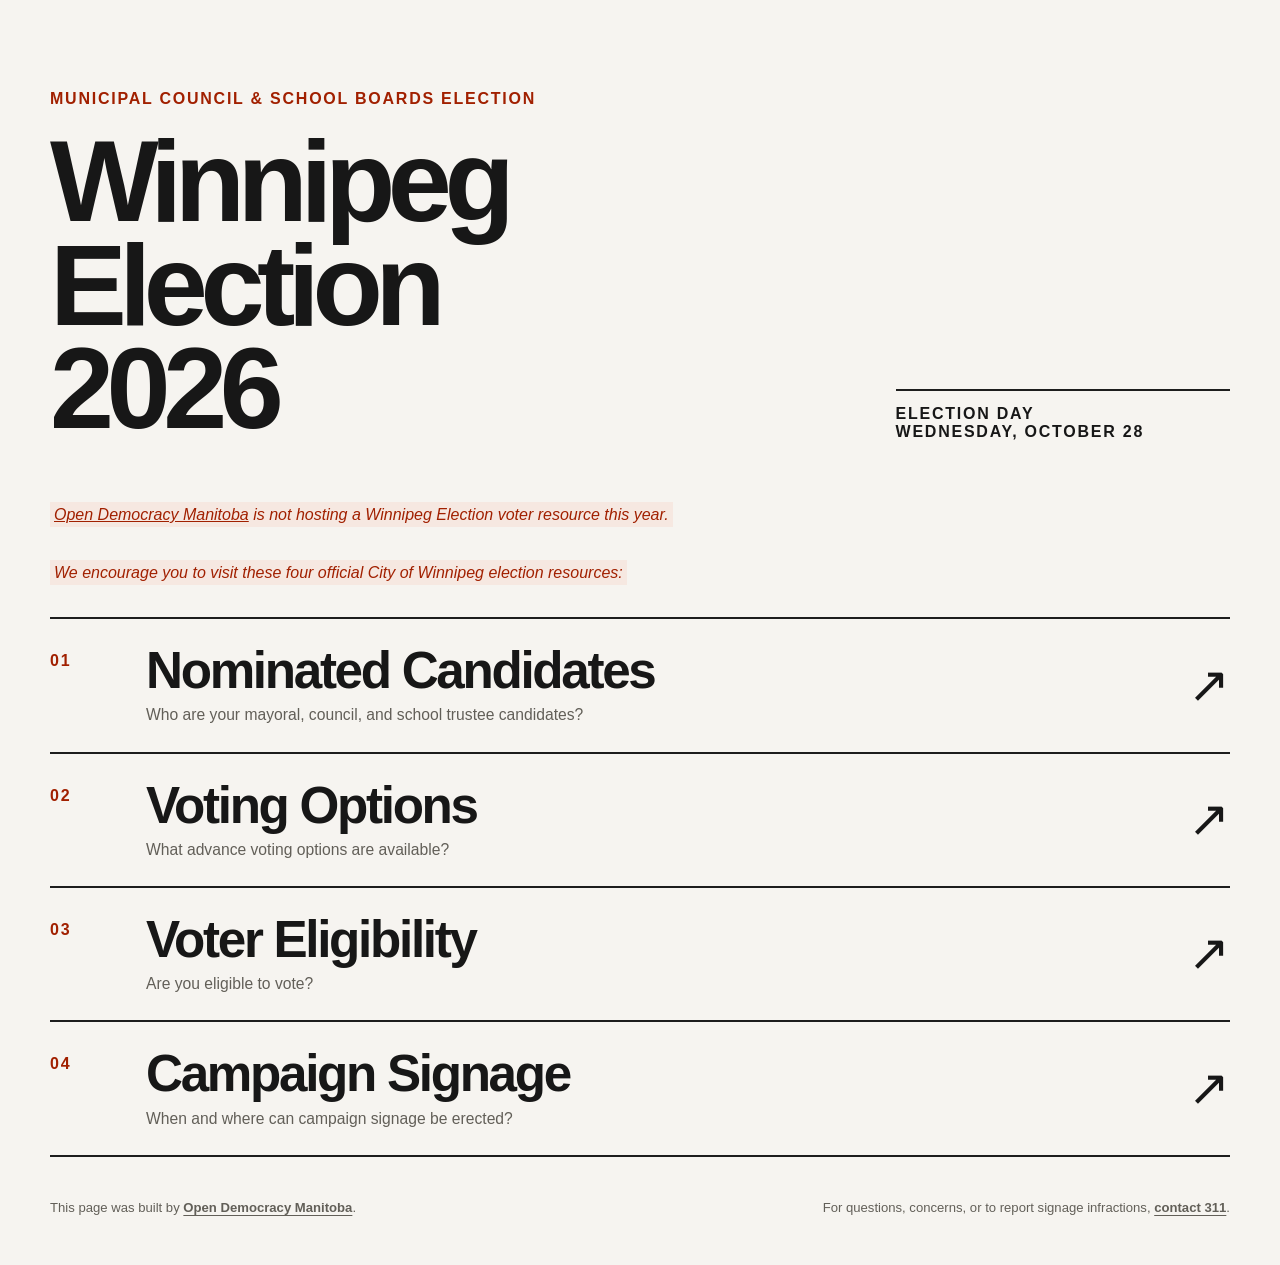
<file: site/index.html>
<!doctype html>
<html lang="en">
  <head>
    <meta charset="utf-8" />
    <meta name="viewport" content="width=device-width, initial-scale=1" />
    <meta
      name="description"
      content="Links to official City of Winnipeg information for the 2026 Municipal Council and School Boards Election."
    />
    <title>Winnipeg Election 2026</title>
    <link rel="stylesheet" href="styles.css?v=12" />
  </head>

  <body>
    <main>
      <section class="intro" aria-labelledby="page-title">
        <p class="eyebrow">Municipal Council &amp; School Boards Election</p>
        <h1 id="page-title">Winnipeg Election<br />2026</h1>
        <p class="election-date">
          Election day<br />
          Wednesday, October 28
        </p>
      </section>
      <p class="link-info">
        <span class="highlight">
          <a href="https://opendemocracymanitoba.ca">Open Democracy Manitoba</a>
          is not hosting a Winnipeg Election voter resource this year.
        </span>
      </p>
      <p class="link-info">
        <span class="highlight">
          We encourage you to visit these four official City of Winnipeg
          election resources:
        </span>
      </p>

      <nav
        class="official-links"
        aria-label="Official City of Winnipeg election information"
      >
        <a
          class="resource-link"
          href="https://www.winnipeg.ca/city-governance/wards-elections/2026-election/information-voters/candidates"
        >
          <span class="resource-number">01</span>
          <span class="resource-text">
            <span class="resource-title">Nominated Candidates</span>
            <span class="resource-description"
              >Who are your mayoral, council, and school trustee
              candidates?</span
            >
          </span>
          <span class="resource-arrow" aria-hidden="true">↗</span>
        </a>
        <a
          class="resource-link"
          href="https://www.winnipeg.ca/city-governance/wards-elections/2026-election/information-voters/voting-options"
        >
          <span class="resource-number">02</span>
          <span class="resource-text">
            <span class="resource-title">Voting Options</span>
            <span class="resource-description"
              >What advance voting options are available?</span
            >
          </span>
          <span class="resource-arrow" aria-hidden="true">↗</span>
        </a>

        <a
          class="resource-link"
          href="https://www.winnipeg.ca/city-governance/wards-elections/2026-election/information-voters"
        >
          <span class="resource-number">03</span>
          <span class="resource-text">
            <span class="resource-title">Voter Eligibility</span>
            <span class="resource-description">Are you eligible to vote?</span>
          </span>
          <span class="resource-arrow" aria-hidden="true">↗</span>
        </a>

        <a
          class="resource-link"
          href="https://www.winnipeg.ca/city-governance/wards-elections/2026-election/information-candidates/campaign-signage"
        >
          <span class="resource-number">04</span>
          <span class="resource-text">
            <span class="resource-title">Campaign Signage</span>
            <span class="resource-description"
              >When and where can campaign signage be erected?</span
            >
          </span>
          <span class="resource-arrow" aria-hidden="true">↗</span>
        </a>
      </nav>
    </main>

    <footer class="site-footer">
      <p>
        This page was built by
        <a href="https://opendemocracymanitoba.ca">Open Democracy Manitoba</a>.
      </p>
      <p>
        For questions, concerns, or to report signage infractions,
        <a href="https://www.winnipeg.ca/311-city-services#contact-311"
          >contact 311</a
        >.
      </p>
    </footer>
  </body>
</html>
</file>
<file: site/styles.css>
/* HELLO! */

:root {
  --paper: #f6f4f0;
  --ink: #171717;
  --muted: #625f58;
  --accent: #a12000;
  --hover-accent: rgba(239, 91, 53, 0.08);
  --rule: #1d1d1d;
  --max-width: 1180px;
}

* {
  box-sizing: border-box;
}

html {
  background: var(--paper);
  color: var(--ink);
  font-family: Arial, Helvetica, sans-serif;
}

body {
  min-height: 100vh;
  margin: 0;
  display: flex;
  flex-direction: column;
  background: var(--paper);
}

a {
  color: inherit;
}

.site-header,
main,
.site-footer {
  width: min(calc(100% - 40px), var(--max-width));
  margin-inline: auto;
}

.site-header {
  min-height: 88px;
  display: flex;
  align-items: center;
  justify-content: space-between;
  gap: 24px;
  border-bottom: 2px solid var(--rule);
}

.site-name {
  font-size: 0.92rem;
  font-weight: 800;
  letter-spacing: -0.01em;
  text-decoration: none;
}

.year-label,
.eyebrow,
.election-date,
.resource-number {
  font-weight: 800;
  letter-spacing: 0.11em;
  text-transform: uppercase;
}

.year-label {
  color: var(--muted);
}

main {
  flex: 1;
}

.intro {
  padding: clamp(48px, 8vw, 90px) 0 clamp(24px, 8vw, 45px);
  display: grid;
  grid-template-columns: minmax(0, 1fr) minmax(260px, 0.45fr);
  grid-template-areas:
    "eyebrow eyebrow"
    "title ."
    "title date";
  column-gap: clamp(40px, 8vw, 120px);
  align-items: end;
}

.eyebrow {
  grid-area: eyebrow;
  margin: 0 0 22px;
  color: var(--accent);
}

h1 {
  grid-area: title;
  margin: 0;
  font-size: clamp(3.6rem, 9vw, 8.6rem);
  line-height: 0.9;
  letter-spacing: -0.065em;
  font-weight: 800;
}

.election-date {
  grid-area: date;
  margin: 0;
  padding-top: 14px;
  border-top: 2px solid var(--rule);
}

.link-info {
  color: var(--accent);
  font-style: italic;
  margin-bottom: 2rem;
  line-height: 1.6em;
}

.highlight {
  background-color: var(--hover-accent);
  padding: 0.25rem;
}

.official-links {
  border-top: 2px solid var(--rule);
}

.resource-link {
  min-height: 132px;
  display: grid;
  grid-template-columns: 72px minmax(0, 1fr) auto;
  align-items: center;
  gap: 24px;
  padding: 26px 0;
  border-bottom: 2px solid var(--rule);
  text-decoration: none;
  transition:
    background-color 140ms ease,
    padding-inline 140ms ease;
}

.resource-number {
  align-self: start;
  padding-top: 7px;
  color: var(--accent);
}

.resource-text {
  display: grid;
  gap: 8px;
}

.resource-title {
  font-size: clamp(1.75rem, 4vw, 3.4rem);
  line-height: 1;
  letter-spacing: -0.045em;
  font-weight: 800;
}

.resource-description {
  color: var(--muted);
  font-size: 0.98rem;
  line-height: 1.35;
}

.resource-arrow {
  font-size: clamp(1.9rem, 4vw, 3.1rem);
  line-height: 1;
  transition: transform 140ms ease;
}

.resource-link:hover {
  background: var(--hover-accent);
  padding-inline: 16px;
}

.resource-link:hover .resource-arrow {
  transform: translate(4px, -4px);
}

.resource-link:focus-visible,
.site-name:focus-visible,
.site-footer a:focus-visible {
  outline: 3px solid var(--accent);
  outline-offset: 5px;
}

.site-footer {
  padding: 42px 0 48px;
  display: flex;
  justify-content: space-between;
  gap: 24px;
  color: var(--muted);
  font-size: 0.82rem;
  line-height: 1.4;
}

.site-footer p {
  margin: 0;
}

.site-footer a {
  font-weight: 700;
  text-underline-offset: 3px;
}

@media (max-width: 760px) {
  .site-header,
  main,
  .site-footer {
    width: min(calc(100% - 28px), var(--max-width));
  }

  .site-header {
    min-height: 72px;
  }

  .intro {
    grid-template-columns: 1fr;
    grid-template-areas:
      "eyebrow"
      "title"
      "date";
    padding: 48px 0 24px;
  }

  h1 {
    margin-bottom: 42px;
  }

  .resource-link {
    min-height: 118px;
    grid-template-columns: 44px minmax(0, 1fr) auto;
    gap: 14px;
    padding: 22px 0;
  }

  .resource-description {
    font-size: 0.9rem;
  }

  .site-footer {
    flex-direction: column;
    padding: 34px 0 40px;
  }
}

@media (max-width: 460px) {
  .year-label {
    display: none;
  }

  h1 {
    font-size: clamp(3.15rem, 18vw, 5rem);
  }

  .resource-link {
    grid-template-columns: 34px minmax(0, 1fr) auto;
  }

  .resource-title {
    font-size: 1.7rem;
  }

  .resource-arrow {
    font-size: 1.65rem;
  }
}

@media (prefers-reduced-motion: reduce) {
  .resource-link,
  .resource-arrow {
    transition: none;
  }
}
</file>
